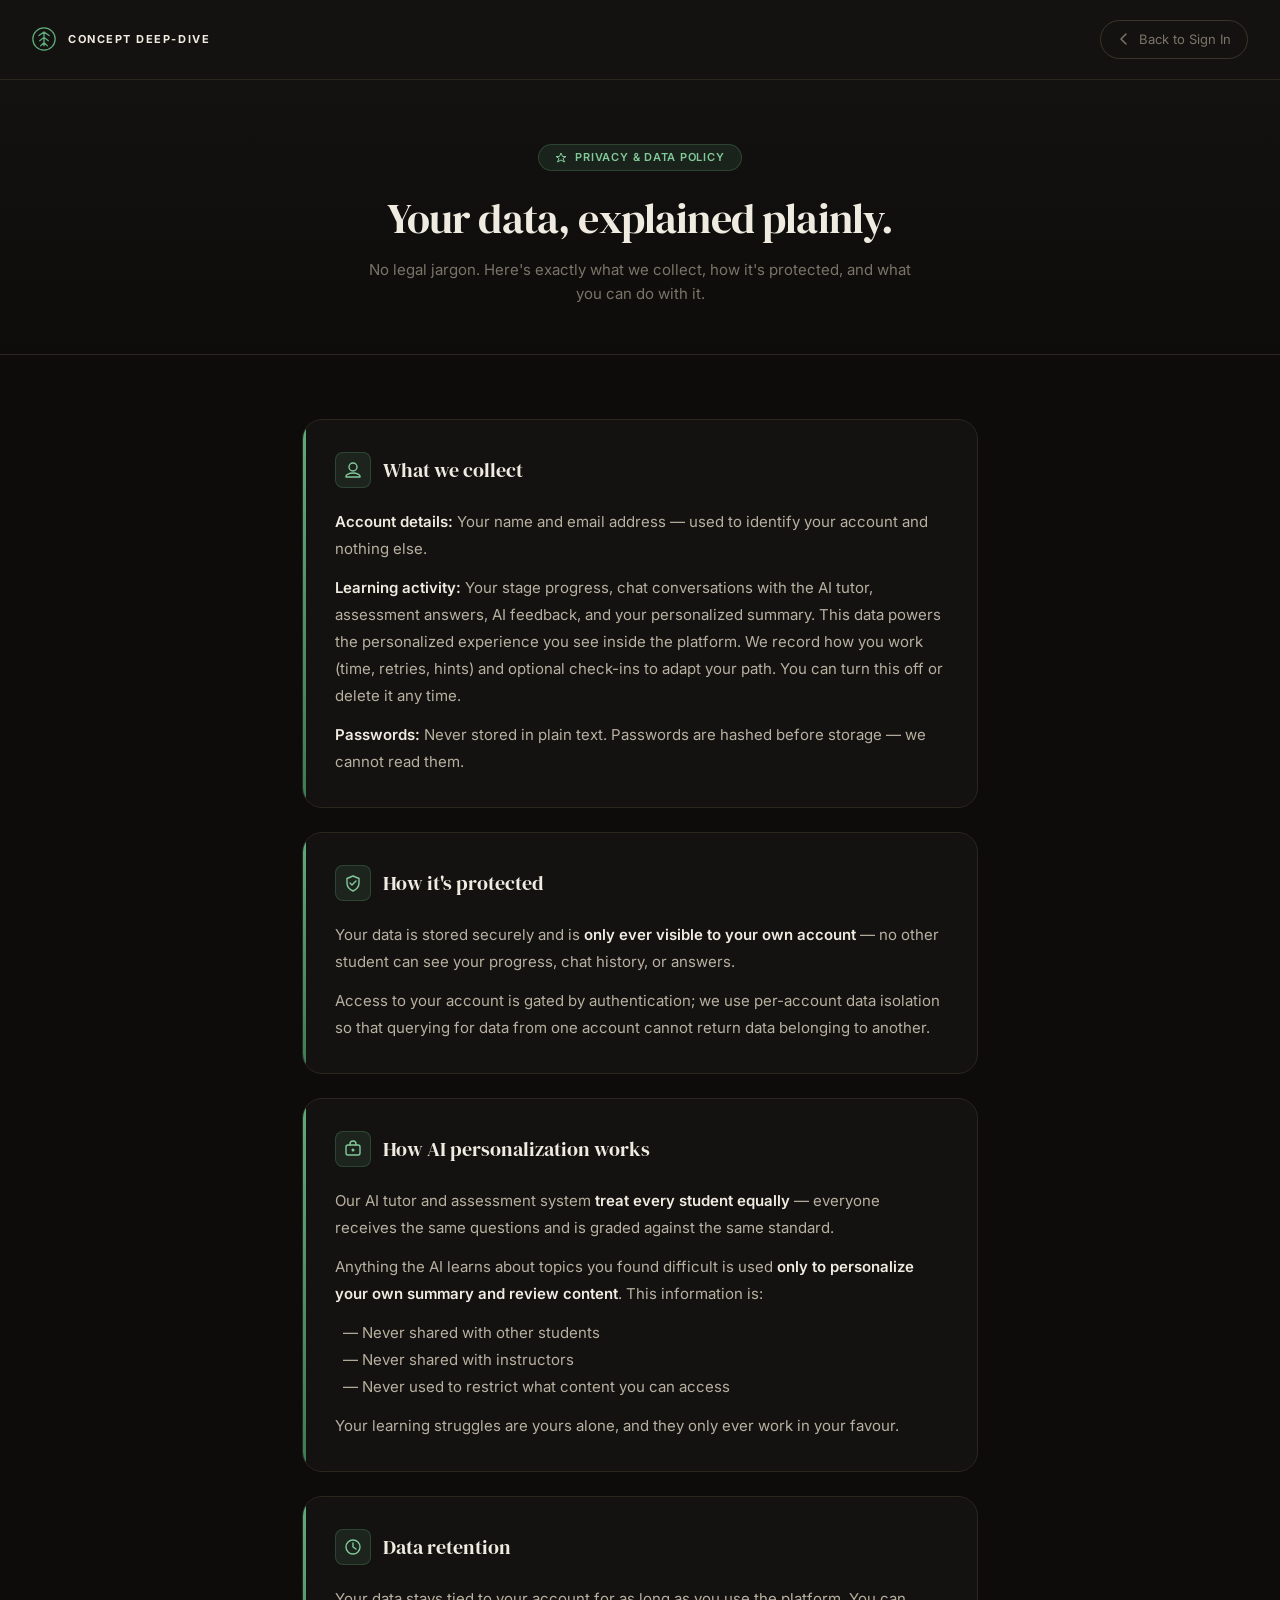
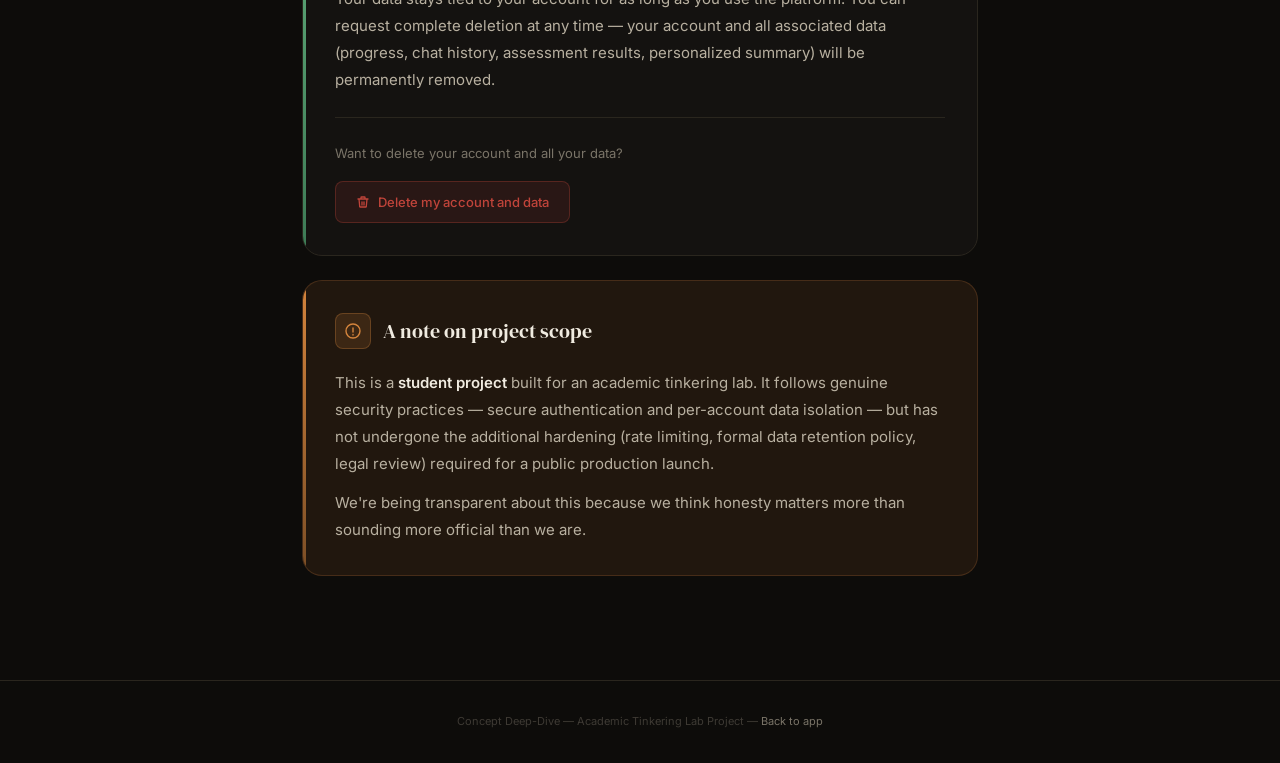
<file: privacy.html>
<!DOCTYPE html>
<html lang="en">
<head>
  <meta charset="UTF-8" />
  <meta name="viewport" content="width=device-width, initial-scale=1.0" />
  <title>Privacy &amp; Data Policy — Concept Deep-Dive</title>
  <meta name="description" content="How Concept Deep-Dive collects, protects, and uses your data." />
  <link rel="preconnect" href="https://fonts.googleapis.com" />
  <link rel="preconnect" href="https://fonts.gstatic.com" crossorigin />
  <link href="https://fonts.googleapis.com/css2?family=DM+Serif+Display:ital@0;1&family=Inter:wght@300;400;500;600;700&display=swap" rel="stylesheet" />
  <link rel="stylesheet" href="css/tokens.css" />
  <link rel="stylesheet" href="css/base.css" />
  <link rel="stylesheet" href="css/components.css" />

  <style>
    /* ── Privacy page layout ──────────────────────────────── */
    .privacy-wrap {
      min-height: 100dvh;
      background: var(--bark);
      display: flex;
      flex-direction: column;
    }

    /* Top bar */
    .privacy-nav {
      display: flex;
      align-items: center;
      justify-content: space-between;
      padding: var(--sp-5) var(--sp-8);
      border-bottom: 1px solid var(--border);
      background: var(--surface);
      position: sticky;
      top: 0;
      z-index: 10;
    }

    .privacy-nav-logo {
      display: flex;
      align-items: center;
      gap: var(--sp-3);
      text-decoration: none;
    }

    .privacy-nav-back {
      display: inline-flex;
      align-items: center;
      gap: var(--sp-2);
      font-size: var(--text-sm);
      color: var(--cream-3);
      text-decoration: none;
      padding: var(--sp-2) var(--sp-4);
      border: 1px solid var(--border-mid);
      border-radius: var(--r-pill);
      transition: color var(--dur-sm), border-color var(--dur-sm), background var(--dur-sm);
    }
    .privacy-nav-back:hover {
      color: var(--glow);
      border-color: var(--glow-border);
      background: var(--glow-soft);
    }
    .privacy-nav-back svg { flex-shrink: 0; }

    /* Hero */
    .privacy-hero {
      border-bottom: 1px solid var(--border);
      padding: var(--sp-16) var(--sp-8) var(--sp-12);
      background: linear-gradient(180deg, var(--surface) 0%, transparent 100%);
      text-align: center;
    }

    .privacy-badge {
      display: inline-flex;
      align-items: center;
      gap: var(--sp-2);
      background: var(--glow-soft);
      border: 1px solid var(--glow-border);
      border-radius: var(--r-pill);
      padding: var(--sp-1) var(--sp-4);
      font-size: var(--text-xs);
      font-weight: 600;
      color: var(--glow);
      letter-spacing: 0.07em;
      text-transform: uppercase;
      margin-bottom: var(--sp-6);
    }

    .privacy-hero-title {
      font-family: var(--font-display);
      font-size: var(--text-3xl);
      font-weight: 400;
      color: var(--cream);
      line-height: var(--leading-tight);
      letter-spacing: -0.02em;
      margin-bottom: var(--sp-4);
    }

    .privacy-hero-subtitle {
      font-size: var(--text-base);
      color: var(--cream-3);
      line-height: var(--leading-normal);
      max-width: 560px;
      margin: 0 auto;
    }

    /* Main content area */
    .privacy-content {
      max-width: 740px;
      margin: 0 auto;
      padding: var(--sp-16) var(--sp-8) var(--sp-20);
      width: 100%;
    }

    /* Section cards */
    .privacy-section {
      background: var(--surface);
      border: 1px solid var(--border);
      border-radius: var(--r-xl);
      padding: var(--sp-8) var(--sp-8);
      margin-bottom: var(--sp-6);
      position: relative;
      overflow: hidden;
      transition: border-color var(--dur-md);
    }
    .privacy-section:hover { border-color: var(--border-mid); }

    /* Left accent bar */
    .privacy-section::before {
      content: '';
      position: absolute;
      left: 0; top: 0; bottom: 0;
      width: 3px;
      background: linear-gradient(180deg, var(--leaf) 0%, var(--forest) 100%);
      border-radius: var(--r-sm) 0 0 var(--r-sm);
    }

    .privacy-section-header {
      display: flex;
      align-items: center;
      gap: var(--sp-3);
      margin-bottom: var(--sp-5);
    }

    .privacy-section-icon {
      width: 36px;
      height: 36px;
      background: var(--glow-soft);
      border: 1px solid var(--glow-border);
      border-radius: var(--r-md);
      display: flex;
      align-items: center;
      justify-content: center;
      flex-shrink: 0;
      color: var(--glow);
    }

    .privacy-section-title {
      font-family: var(--font-display);
      font-size: var(--text-lg);
      font-weight: 400;
      color: var(--cream);
      line-height: var(--leading-tight);
    }

    .privacy-section-body {
      font-size: var(--text-base);
      color: var(--cream-2);
      line-height: var(--leading-loose);
    }

    .privacy-section-body p + p { margin-top: var(--sp-3); }

    .privacy-section-body strong {
      color: var(--cream);
      font-weight: 600;
    }

    /* Note / caution section variant */
    .privacy-section--note {
      background: var(--amber-soft);
      border-color: rgba(212,132,60,0.2);
    }
    .privacy-section--note::before {
      background: linear-gradient(180deg, var(--amber) 0%, rgba(212,132,60,0.5) 100%);
    }
    .privacy-section--note .privacy-section-icon {
      background: rgba(212,132,60,0.15);
      border-color: rgba(212,132,60,0.3);
      color: var(--amber);
    }

    /* Delete account section */
    .delete-account-area {
      margin-top: var(--sp-6);
      padding-top: var(--sp-6);
      border-top: 1px solid var(--border);
    }

    .delete-account-label {
      font-size: var(--text-sm);
      color: var(--cream-3);
      margin-bottom: var(--sp-4);
    }

    .btn-danger-outline {
      display: inline-flex;
      align-items: center;
      gap: var(--sp-2);
      font-family: var(--font-body);
      font-size: var(--text-sm);
      font-weight: 500;
      color: var(--danger);
      background: var(--danger-soft);
      border: 1px solid rgba(192,68,58,0.3);
      border-radius: var(--r-md);
      padding: var(--sp-3) var(--sp-5);
      cursor: pointer;
      transition: background var(--dur-sm), border-color var(--dur-sm), color var(--dur-sm);
    }
    .btn-danger-outline:hover {
      background: rgba(192,68,58,0.2);
      border-color: rgba(192,68,58,0.5);
    }

    /* Delete confirm dialog */
    .delete-confirm {
      display: none;
      margin-top: var(--sp-4);
      padding: var(--sp-4) var(--sp-5);
      background: var(--danger-soft);
      border: 1px solid rgba(192,68,58,0.25);
      border-radius: var(--r-md);
      font-size: var(--text-sm);
      color: var(--cream-2);
      line-height: var(--leading-normal);
    }
    .delete-confirm.is-visible { display: block; }
    .delete-confirm strong { color: var(--cream); }

    /* Footer */
    .privacy-footer {
      border-top: 1px solid var(--border);
      padding: var(--sp-8);
      text-align: center;
      font-size: var(--text-xs);
      color: var(--cream-4);
    }
    .privacy-footer a {
      color: var(--cream-3);
      text-decoration: none;
      transition: color var(--dur-sm);
    }
    .privacy-footer a:hover { color: var(--glow); }

    /* Responsive */
    @media (max-width: 680px) {
      .privacy-nav { padding: var(--sp-4) var(--sp-5); }
      .privacy-hero { padding: var(--sp-10) var(--sp-5) var(--sp-8); }
      .privacy-hero-title { font-size: var(--text-2xl); }
      .privacy-content { padding: var(--sp-8) var(--sp-5) var(--sp-16); }
      .privacy-section { padding: var(--sp-6) var(--sp-6); }
    }
  </style>
</head>
<body>

  <div class="privacy-wrap">

    <!-- NAV BAR -->
    <nav class="privacy-nav" aria-label="Site navigation">
      <a href="index.html" class="privacy-nav-logo" aria-label="Concept Deep-Dive home">
        <svg width="24" height="24" viewBox="0 0 28 28" fill="none" aria-hidden="true">
          <circle cx="14" cy="14" r="13" stroke="#5FAB7A" stroke-width="1.5"/>
          <path d="M14 6v16M8 10l6-4 6 4M9 16l5-4 5 4M10 22l4-4 4 4" stroke="#5FAB7A" stroke-width="1.5" stroke-linecap="round"/>
        </svg>
        <span class="logo-wordmark">Concept Deep&#8209;Dive</span>
      </a>
      <a href="index.html" class="privacy-nav-back" id="nav-back-btn">
        <svg width="14" height="14" viewBox="0 0 14 14" fill="none" aria-hidden="true">
          <path d="M9 2L4 7l5 5" stroke="currentColor" stroke-width="1.5" stroke-linecap="round" stroke-linejoin="round"/>
        </svg>
        Back to Sign In
      </a>
    </nav>

    <!-- HERO -->
    <header class="privacy-hero">
      <div class="privacy-badge" aria-hidden="true">
        <svg width="12" height="12" viewBox="0 0 12 12" fill="none">
          <path d="M6 1L7.5 4.5H11L8 6.5L9.5 10L6 8L2.5 10L4 6.5L1 4.5H4.5L6 1Z" stroke="currentColor" stroke-width="1" stroke-linejoin="round"/>
        </svg>
        Privacy &amp; Data Policy
      </div>
      <h1 class="privacy-hero-title">Your data, explained plainly.</h1>
      <p class="privacy-hero-subtitle">
        No legal jargon. Here's exactly what we collect, how it's protected,
        and what you can do with it.
      </p>
    </header>

    <!-- CONTENT -->
    <main class="privacy-content" id="main-content">

      <!-- What we collect -->
      <section class="privacy-section" aria-labelledby="section-collect">
        <div class="privacy-section-header">
          <div class="privacy-section-icon" aria-hidden="true">
            <svg width="18" height="18" viewBox="0 0 18 18" fill="none">
              <path d="M9 2a4 4 0 1 1 0 8A4 4 0 0 1 9 2zm0 10c-4 0-7 2-7 3v1h14v-1c0-1-3-3-7-3z" stroke="currentColor" stroke-width="1.4" stroke-linecap="round" stroke-linejoin="round" fill="none"/>
            </svg>
          </div>
          <h2 class="privacy-section-title" id="section-collect">What we collect</h2>
        </div>
        <div class="privacy-section-body">
          <p>
            <strong>Account details:</strong> Your name and email address — used to identify your account and nothing else.
          </p>
          <p>
            <strong>Learning activity:</strong> Your stage progress, chat conversations with the AI tutor, assessment answers, AI feedback, and your personalized summary. This data powers the personalized experience you see inside the platform. We record how you work (time, retries, hints) and optional check-ins to adapt your path. You can turn this off or delete it any time.
          </p>
          <p>
            <strong>Passwords:</strong> Never stored in plain text. Passwords are hashed before storage — we cannot read them.
          </p>
        </div>
      </section>

      <!-- How it's protected -->
      <section class="privacy-section" aria-labelledby="section-protect">
        <div class="privacy-section-header">
          <div class="privacy-section-icon" aria-hidden="true">
            <svg width="18" height="18" viewBox="0 0 18 18" fill="none">
              <path d="M9 2L3 4.5v4.5C3 12.5 5.5 15.5 9 17c3.5-1.5 6-4.5 6-8V4.5L9 2z" stroke="currentColor" stroke-width="1.4" stroke-linecap="round" stroke-linejoin="round" fill="none"/>
              <path d="M6 9l2 2 4-4" stroke="currentColor" stroke-width="1.4" stroke-linecap="round" stroke-linejoin="round"/>
            </svg>
          </div>
          <h2 class="privacy-section-title" id="section-protect">How it's protected</h2>
        </div>
        <div class="privacy-section-body">
          <p>
            Your data is stored securely and is <strong>only ever visible to your own account</strong> — no other student can see your progress, chat history, or answers.
          </p>
          <p>
            Access to your account is gated by authentication; we use per-account data isolation so that querying for data from one account cannot return data belonging to another.
          </p>
        </div>
      </section>

      <!-- How AI personalization works -->
      <section class="privacy-section" aria-labelledby="section-ai">
        <div class="privacy-section-header">
          <div class="privacy-section-icon" aria-hidden="true">
            <svg width="18" height="18" viewBox="0 0 18 18" fill="none">
              <rect x="2" y="5" width="14" height="10" rx="2" stroke="currentColor" stroke-width="1.4"/>
              <path d="M6 5V4a3 3 0 0 1 6 0v1" stroke="currentColor" stroke-width="1.4" stroke-linecap="round"/>
              <circle cx="9" cy="10" r="1.5" fill="currentColor"/>
            </svg>
          </div>
          <h2 class="privacy-section-title" id="section-ai">How AI personalization works</h2>
        </div>
        <div class="privacy-section-body">
          <p>
            Our AI tutor and assessment system <strong>treat every student equally</strong> — everyone receives the same questions and is graded against the same standard.
          </p>
          <p>
            Anything the AI learns about topics you found difficult is used <strong>only to personalize your own summary and review content</strong>. This information is:
          </p>
          <p>
            &nbsp;&nbsp;&mdash; Never shared with other students<br/>
            &nbsp;&nbsp;&mdash; Never shared with instructors<br/>
            &nbsp;&nbsp;&mdash; Never used to restrict what content you can access
          </p>
          <p>
            Your learning struggles are yours alone, and they only ever work in your favour.
          </p>
        </div>
      </section>

      <!-- Data retention -->
      <section class="privacy-section" aria-labelledby="section-retention">
        <div class="privacy-section-header">
          <div class="privacy-section-icon" aria-hidden="true">
            <svg width="18" height="18" viewBox="0 0 18 18" fill="none">
              <circle cx="9" cy="9" r="7" stroke="currentColor" stroke-width="1.4"/>
              <path d="M9 5v4l3 2" stroke="currentColor" stroke-width="1.4" stroke-linecap="round" stroke-linejoin="round"/>
            </svg>
          </div>
          <h2 class="privacy-section-title" id="section-retention">Data retention</h2>
        </div>
        <div class="privacy-section-body">
          <p>
            Your data stays tied to your account for as long as you use the platform. You can request complete deletion at any time — your account and all associated data (progress, chat history, assessment results, personalized summary) will be permanently removed.
          </p>

          <div class="delete-account-area">
            <p class="delete-account-label">
              Want to delete your account and all your data?
            </p>
            <button
              class="btn-danger-outline"
              id="btn-delete-account"
              type="button"
              aria-expanded="false"
              aria-controls="delete-confirm-dialog"
            >
              <svg width="14" height="14" viewBox="0 0 14 14" fill="none" aria-hidden="true">
                <path d="M2 4h10M5 4V2.5A.5.5 0 0 1 5.5 2h3a.5.5 0 0 1 .5.5V4M6 7v3M8 7v3M3 4l.7 7.3a.5.5 0 0 0 .5.7h5.6a.5.5 0 0 0 .5-.7L11 4" stroke="currentColor" stroke-width="1.3" stroke-linecap="round" stroke-linejoin="round"/>
              </svg>
              Delete my account and data
            </button>

            <div class="delete-confirm" id="delete-confirm-dialog" role="region" aria-live="polite">
              <strong>To delete your account:</strong> Sign in, open your account settings, and select "Delete account". This action is irreversible — all your progress, chat history, assessment results, and personalized summary will be permanently erased.
              <br/><br/>
              If you no longer have access to your account, contact the project administrator directly.
            </div>
          </div>
        </div>
      </section>

      <!-- Note: student project -->
      <section class="privacy-section privacy-section--note" aria-labelledby="section-note">
        <div class="privacy-section-header">
          <div class="privacy-section-icon" aria-hidden="true">
            <svg width="18" height="18" viewBox="0 0 18 18" fill="none">
              <path d="M9 2a7 7 0 1 1 0 14A7 7 0 0 1 9 2zm0 4v4m0 2.5v.5" stroke="currentColor" stroke-width="1.4" stroke-linecap="round"/>
            </svg>
          </div>
          <h2 class="privacy-section-title" id="section-note">A note on project scope</h2>
        </div>
        <div class="privacy-section-body">
          <p>
            This is a <strong>student project</strong> built for an academic tinkering lab. It follows genuine security practices — secure authentication and per-account data isolation — but has not undergone the additional hardening (rate limiting, formal data retention policy, legal review) required for a public production launch.
          </p>
          <p>
            We're being transparent about this because we think honesty matters more than sounding more official than we are.
          </p>
        </div>
      </section>

    </main>

    <!-- FOOTER -->
    <footer class="privacy-footer">
      <p>Concept Deep-Dive &mdash; Academic Tinkering Lab Project &mdash; <a href="index.html">Back to app</a></p>
    </footer>

  </div>

  <script>
    // Delete account button — shows inline confirmation
    const btnDelete  = document.getElementById('btn-delete-account');
    const confirmDlg = document.getElementById('delete-confirm-dialog');
    btnDelete.addEventListener('click', () => {
      const isOpen = confirmDlg.classList.toggle('is-visible');
      btnDelete.setAttribute('aria-expanded', String(isOpen));
    });

    // "Back to Sign In" — use history.back() if navigated from the app
    const backBtn = document.getElementById('nav-back-btn');
    backBtn.addEventListener('click', e => {
      if (window.history.length > 1 && document.referrer && document.referrer.includes('index.html')) {
        e.preventDefault();
        window.history.back();
      }
    });
  </script>

</body>
</html>
</file>
<file: css/tokens.css>
/* ============================================================
   DESIGN TOKENS v2 — Concept Deep-Dive
   Richer palette, bigger type scale, stronger hierarchy
   ============================================================ */

:root {
  /* ── Palette ──────────────────────────────────────────────
     Named after tree anatomy
  */
  --bark: #0D0C0A;
  /* true-black base */
  --surface: #141210;
  /* card background */
  --surface-2: #1C1A16;
  /* elevated / hover */
  --surface-3: #242018;
  /* highest surface */
  --border: #2A261E;
  /* default border */
  --border-mid: #3A3528;
  /* stronger border */

  --forest: #3D7A55;
  /* deep growth green */
  --leaf: #5FAB7A;
  /* primary accent */
  --glow: #82C99A;
  /* hover / highlight */
  --glow-soft: rgba(95, 171, 122, 0.12);
  /* green tint bg */
  --glow-border: rgba(95, 171, 122, 0.25);
  /* green border */
  --glow-ring: rgba(95, 171, 122, 0.35);
  /* focus ring */

  --cream: #F0EBE0;
  /* primary text */
  --cream-2: #B8B0A0;
  /* secondary text */
  --cream-3: #7A7468;
  /* muted text */
  --cream-4: #3E3A34;
  /* dim / disabled */

  --amber: #D4843C;
  /* warm accent */
  --amber-soft: rgba(212, 132, 60, 0.1);
  --danger: #C0443A;
  --danger-soft: rgba(192, 68, 58, 0.12);

  /* ── Typography ───────────────────────────────────────────*/
  --font-display: 'DM Serif Display', Georgia, serif;
  --font-body: 'Inter', system-ui, -apple-system, sans-serif;

  --text-2xs: 0.625rem;
  /* 10px */
  --text-xs: 0.6875rem;
  /* 11px */
  --text-sm: 0.8125rem;
  /* 13px */
  --text-base: 0.9375rem;
  /* 15px */
  --text-md: 1.0625rem;
  /* 17px */
  --text-lg: 1.25rem;
  /* 20px */
  --text-xl: 1.5625rem;
  /* 25px */
  --text-2xl: 2rem;
  /* 32px */
  --text-3xl: 2.625rem;
  /* 42px */
  --text-4xl: 3.25rem;
  /* 52px */

  --leading-tight: 1.1;
  --leading-snug: 1.3;
  --leading-normal: 1.6;
  --leading-loose: 1.8;

  /* ── Spacing ──────────────────────────────────────────────*/
  --sp-1: 0.25rem;
  --sp-2: 0.5rem;
  --sp-3: 0.75rem;
  --sp-4: 1rem;
  --sp-5: 1.25rem;
  --sp-6: 1.5rem;
  --sp-7: 1.75rem;
  --sp-8: 2rem;
  --sp-10: 2.5rem;
  --sp-12: 3rem;
  --sp-16: 4rem;
  --sp-20: 5rem;

  /* ── Radii ────────────────────────────────────────────────*/
  --r-sm: 4px;
  --r-md: 8px;
  --r-lg: 14px;
  --r-xl: 20px;
  --r-2xl: 28px;
  --r-pill: 999px;

  /* ── Shadows ──────────────────────────────────────────────*/
  --shadow-sm: 0 1px 4px rgba(0, 0, 0, 0.5);
  --shadow-md: 0 4px 20px rgba(0, 0, 0, 0.55);
  --shadow-lg: 0 12px 48px rgba(0, 0, 0, 0.65);
  --shadow-green: 0 0 0 3px var(--glow-ring);
  --shadow-inset: inset 0 1px 0 rgba(255, 255, 255, 0.04);

  /* ── Motion ───────────────────────────────────────────────*/
  --ease-expo: cubic-bezier(0.19, 1, 0.22, 1);
  --ease-spring: cubic-bezier(0.34, 1.56, 0.64, 1);
  --ease-in-out: cubic-bezier(0.4, 0, 0.2, 1);
  --dur-xs: 80ms;
  --dur-sm: 140ms;
  --dur-md: 260ms;
  --dur-lg: 500ms;
  --dur-xl: 800ms;

  /* ── Layout ───────────────────────────────────────────────*/
  --sidebar-w: 230px;
  --content-max: 1400px;
  --node-sz: 32px;
  --branch-w: 2px;
}

@media (prefers-reduced-motion: reduce) {
  :root {
    --dur-xs: 0ms;
    --dur-sm: 0ms;
    --dur-md: 0ms;
    --dur-lg: 0ms;
    --dur-xl: 0ms;
  }
}
</file>
<file: css/base.css>
/* ============================================================
   BASE — Reset, globals, typography, button system
   ============================================================ */

*,
*::before,
*::after {
  box-sizing: border-box;
  margin: 0;
  padding: 0;
}

html {
  font-size: 16px;
  -webkit-text-size-adjust: 100%;
}

body {
  font-family: var(--font-body);
  font-size: var(--text-base);
  line-height: var(--leading-normal);
  color: var(--cream);
  background: var(--bark);
  min-height: 100dvh;
  overflow-x: hidden;
  -webkit-font-smoothing: antialiased;
}

/* ── Views ──────────────────────────────────────────────────*/
.view {
  min-height: 100dvh;
}

[hidden],
.view[hidden] {
  display: none !important;
}

/* ── Focus ──────────────────────────────────────────────────*/
:focus-visible {
  outline: 2px solid var(--leaf);
  outline-offset: 3px;
  border-radius: var(--r-sm);
}

:focus:not(:focus-visible) {
  outline: none;
}

/* ── Links ──────────────────────────────────────────────────*/
a {
  color: var(--glow);
  text-decoration: none;
}

a:hover {
  color: var(--leaf);
}

/* ── Buttons reset ──────────────────────────────────────────*/
button {
  font-family: var(--font-body);
  cursor: pointer;
  border: none;
  background: none;
  padding: 0;
  color: inherit;
}

button:disabled {
  cursor: not-allowed;
  opacity: 0.35;
}

/* ── Logo ───────────────────────────────────────────────────*/
.logo-wordmark {
  font-family: var(--font-body);
  font-weight: 700;
  font-size: var(--text-xs);
  color: var(--cream);
  letter-spacing: 0.14em;
  text-transform: uppercase;
}

/* ── Button system ──────────────────────────────────────────*/
.btn {
  display: inline-flex;
  align-items: center;
  justify-content: center;
  gap: var(--sp-2);
  padding: var(--sp-3) var(--sp-5);
  font-size: var(--text-sm);
  font-weight: 500;
  border-radius: var(--r-md);
  transition: background var(--dur-sm), color var(--dur-sm),
    box-shadow var(--dur-sm), border-color var(--dur-sm),
    transform var(--dur-xs);
  white-space: nowrap;
  line-height: 1;
  letter-spacing: 0.01em;
  position: relative;
}

.btn:active:not(:disabled) {
  transform: scale(0.975);
}

.btn--primary {
  background: var(--leaf);
  color: #0a1a10;
  font-weight: 700;
  padding: var(--sp-3) var(--sp-6);
}

.btn--primary:hover:not(:disabled) {
  background: var(--glow);
  box-shadow: 0 4px 20px rgba(95, 171, 122, 0.3);
}

.btn--lg {
  padding: var(--sp-4) var(--sp-8);
  font-size: var(--text-base);
  border-radius: var(--r-lg);
}

.btn--ghost {
  background: transparent;
  color: var(--cream-3);
  border: 1px solid var(--border);
  font-size: var(--text-xs);
}

.btn--ghost:hover:not(:disabled) {
  color: var(--cream-2);
  border-color: var(--border-mid);
  background: var(--surface-2);
}

.btn--complete {
  background: var(--glow-soft);
  color: var(--leaf);
  border: 1px solid var(--glow-border);
  font-size: var(--text-xs);
  font-weight: 700;
  letter-spacing: 0.04em;
  text-transform: uppercase;
}

.btn--complete:hover:not(:disabled) {
  background: rgba(95, 171, 122, 0.18);
  box-shadow: var(--shadow-green);
}

.btn--full {
  width: 100%;
  padding: var(--sp-4) var(--sp-5);
  font-size: var(--text-base);
}

.btn-icon {
  display: inline-flex;
  align-items: center;
  justify-content: center;
  width: 32px;
  height: 32px;
  border-radius: var(--r-md);
  color: var(--cream-3);
  transition: color var(--dur-sm), background var(--dur-sm);
}

.btn-icon:hover {
  color: var(--cream-2);
  background: var(--surface-2);
}

.btn-loading {
  display: none;
  width: 16px;
  height: 16px;
  border: 2px solid rgba(255, 255, 255, 0.25);
  border-top-color: #fff;
  border-radius: 50%;
  animation: spin 0.7s linear infinite;
}

.btn--loading .btn-label {
  display: none;
}

.btn--loading .btn-loading {
  display: block;
}

@keyframes spin {
  to {
    transform: rotate(360deg);
  }
}

/* ── Utility ─────────────────────────────────────────────────*/
.sr-only {
  position: absolute;
  width: 1px;
  height: 1px;
  padding: 0;
  margin: -1px;
  overflow: hidden;
  clip: rect(0, 0, 0, 0);
  white-space: nowrap;
  border: 0;
}

/* ── Initial App Boot Loader ─────────────────────────────────*/
.app-loader {
  position: fixed;
  inset: 0;
  background: var(--bark);
  display: flex;
  align-items: center;
  justify-content: center;
  z-index: 99999;
  transition: opacity var(--dur-md) var(--ease-out);
}

.app-loader--hidden {
  opacity: 0;
  pointer-events: none;
}

.app-loader-content {
  display: flex;
  flex-direction: column;
  align-items: center;
  gap: var(--sp-4);
}

.app-loader-spinner {
  width: 34px;
  height: 34px;
  border: 2.5px solid var(--border-mid);
  border-top-color: var(--leaf);
  border-radius: 50%;
  animation: spin 0.8s linear infinite;
}

.app-loader-text {
  font-family: var(--font-body);
  font-size: var(--text-xs);
  color: var(--cream-3);
  letter-spacing: 0.05em;
}
</file>
<file: css/components.css>
/* ============================================================
   COMPONENTS — Toasts, particles, micro-animations
   ============================================================ */

/* ── Toasts ──────────────────────────────────────────────────*/
.toast-container {
  position: fixed;
  bottom: var(--sp-6);
  right: var(--sp-6);
  z-index: 1000;
  display: flex;
  flex-direction: column;
  gap: var(--sp-3);
  pointer-events: none;
}

.toast {
  background: var(--surface-3);
  border: 1px solid var(--border-mid);
  border-radius: var(--r-lg);
  padding: var(--sp-4) var(--sp-5);
  font-size: var(--text-sm);
  color: var(--cream);
  box-shadow: var(--shadow-lg);
  display: flex;
  align-items: center;
  gap: var(--sp-3);
  pointer-events: auto;
  max-width: 340px;
  animation: toast-in var(--dur-lg) var(--ease-expo) both;
}

.toast--success {
  border-color: var(--glow-border);
}

.toast--success::before {
  content: '✓';
  width: 22px;
  height: 22px;
  border-radius: 50%;
  background: var(--leaf);
  color: #0a1a10;
  display: flex;
  align-items: center;
  justify-content: center;
  font-size: 12px;
  font-weight: 800;
  flex-shrink: 0;
}

.toast--out {
  animation: toast-out var(--dur-md) var(--ease-expo) both;
}

@keyframes toast-in {
  from {
    opacity: 0;
    transform: translateY(14px) scale(0.95);
  }

  to {
    opacity: 1;
    transform: translateY(0) scale(1);
  }
}

@keyframes toast-out {
  to {
    opacity: 0;
    transform: translateY(8px) scale(0.97);
  }
}

/* ── Particle burst ──────────────────────────────────────────*/
@keyframes particle-fly {
  0% {
    transform: translate(0, 0) scale(1);
    opacity: 1;
  }

  100% {
    transform: translate(var(--tx), var(--ty)) scale(0);
    opacity: 0;
  }
}

.particle {
  position: fixed;
  width: 5px;
  height: 5px;
  border-radius: 50%;
  background: var(--leaf);
  pointer-events: none;
  animation: particle-fly 0.7s var(--ease-expo) forwards;
  z-index: 9999;
}

/* ── Node pulse on completion ────────────────────────────────*/
@keyframes node-pulse {
  0% {
    box-shadow: 0 0 0 0 rgba(95, 171, 122, 0.5);
  }

  60% {
    box-shadow: 0 0 0 14px rgba(95, 171, 122, 0);
  }

  100% {
    box-shadow: 0 0 0 0 rgba(95, 171, 122, 0);
  }
}

.stage-card[data-status="completed"] .stage-node-ring {
  animation: node-pulse 1s ease-out;
}

/* ── Card entrance ───────────────────────────────────────────*/
@keyframes card-rise {
  from {
    opacity: 0;
    transform: translateY(20px);
  }

  to {
    opacity: 1;
    transform: translateY(0);
  }
}

/* ── Unlock spring ───────────────────────────────────────────*/
@keyframes card-unlock {
  0% {
    transform: scale(1);
  }

  35% {
    transform: scale(1.025);
  }

  65% {
    transform: scale(0.99);
  }

  100% {
    transform: scale(1);
  }
}

.stage-card--just-unlocked .stage-body {
  animation: card-unlock var(--dur-lg) var(--ease-spring);
}

/* ── Synthesis reveal ────────────────────────────────────────*/
@keyframes synth-reveal {
  from {
    opacity: 0;
    transform: translateY(12px);
  }

  to {
    opacity: 1;
    transform: translateY(0);
  }
}

.completion-cta {
  animation: synth-reveal var(--dur-lg) var(--ease-expo) both;
}

/* ── Header completion glow ──────────────────────────────────*/
@keyframes header-glow {
  0% {
    background-position: 0% 50%;
  }

  50% {
    background-position: 100% 50%;
  }

  100% {
    background-position: 0% 50%;
  }
}

.topic-header--complete .topic-title {
  color: var(--leaf);
  text-shadow: none;
  filter: none;
}

/* ── Utility: hidden classes ─────────────────────────────────*/
.hidden {
  display: none !important;
}

/* ── Mobile toasts ───────────────────────────────────────────*/
@media (max-width: 480px) {
  .toast-container {
    bottom: var(--sp-4);
    left: var(--sp-4);
    right: var(--sp-4);
  }

  .toast {
    max-width: 100%;
  }
}

/* ── Topbar Cloud Sync Status Badge (Prompt S2) ──────────────*/
.topbar-sync-status {
  display: inline-flex;
  align-items: center;
  gap: 7px;
  font-size: 0.75rem;
  font-weight: 500;
  color: var(--cream-3);
  padding: 5px 11px;
  border-radius: 999px;
  background: rgba(255, 255, 255, 0.04);
  border: 1px solid rgba(255, 255, 255, 0.08);
  user-select: none;
  transition: all 0.25s ease;
}

.sync-dot {
  width: 7px;
  height: 7px;
  border-radius: 50%;
  background: #5fab7a; /* emerald */
  transition: background-color 0.25s ease;
  flex-shrink: 0;
}

.topbar-sync-status[data-status="saving"] .sync-dot {
  background: #f59e0b; /* amber */
  box-shadow: 0 0 6px rgba(245, 158, 11, 0.6);
  animation: sync-pulse-dot 1.2s infinite ease-in-out;
}

.topbar-sync-status[data-status="saving"] .sync-text {
  color: var(--cream-2);
}

.topbar-sync-status[data-status="saved"] .sync-dot {
  background: #5fab7a;
}

.topbar-sync-status[data-status="saved"] .sync-text {
  color: var(--cream-3);
}

.topbar-sync-status[data-status="offline"] .sync-dot {
  background: #94a3b8; /* slate/gray */
}

.topbar-sync-status[data-status="offline"] .sync-text {
  color: #94a3b8;
}

@keyframes sync-pulse-dot {
  0%, 100% { opacity: 1; transform: scale(1); }
  50% { opacity: 0.35; transform: scale(0.8); }
}
</file>
